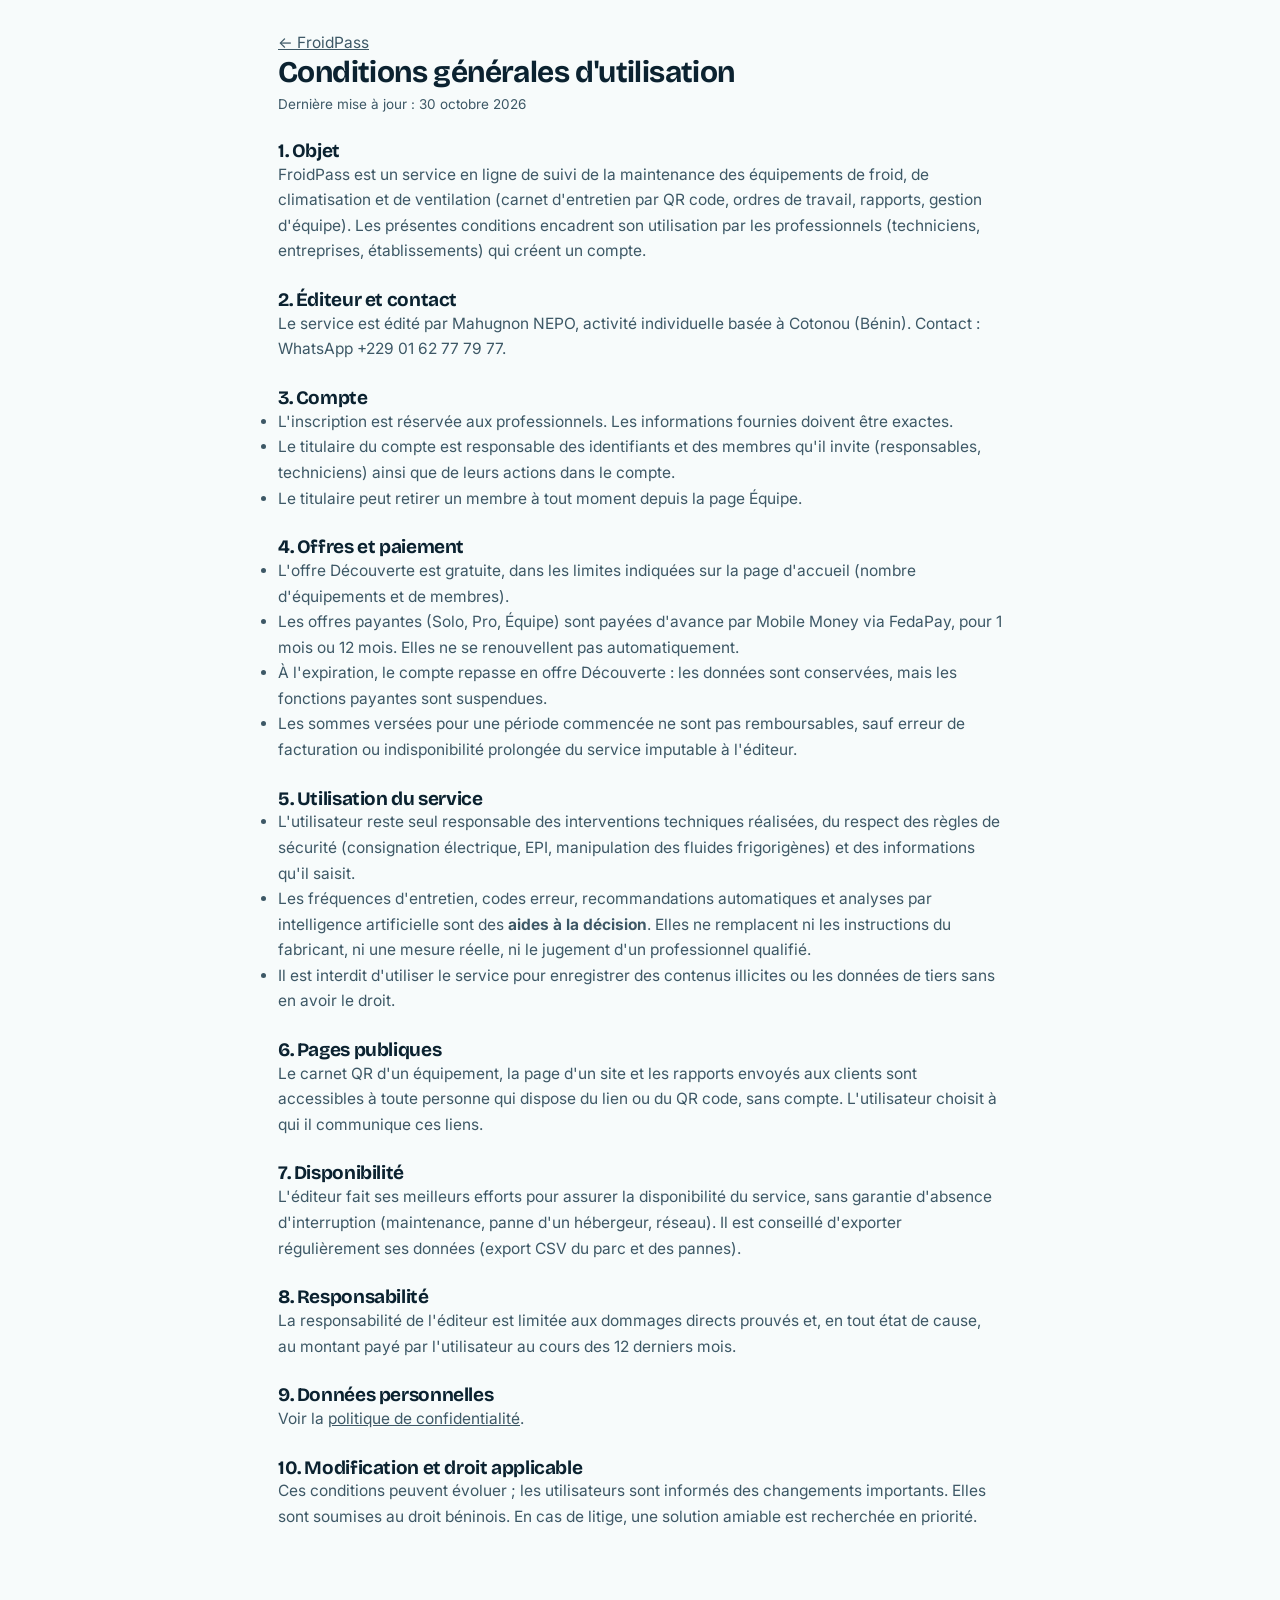
<file: public/cgu.html>
<!DOCTYPE html>
<html lang="fr">
<head>
<meta charset="utf-8">
<meta name="viewport" content="width=device-width, initial-scale=1">
<title>Conditions générales d'utilisation — FroidPass</title>
<link rel="icon" href="icon.svg">
<link href="https://fonts.googleapis.com/css2?family=Bricolage+Grotesque:opsz,wght@12..96,800&family=Inter:wght@400;500;600&display=swap" rel="stylesheet">
<link rel="stylesheet" href="style.css?v=14">
<style>.legal{max-width:760px;margin:30px auto 80px;padding:0 18px;line-height:1.65;font-size:15.5px}.legal h1{font-size:30px;margin-bottom:4px}.legal h2{font-size:19px;margin-top:26px}.legal p,.legal li{color:var(--ink2)}</style>
</head>
<body><div class="legal"><p><a href="/">← FroidPass</a></p>
<h1>Conditions générales d'utilisation</h1>
<p class="m">Dernière mise à jour : 30 octobre 2026</p>

<h2>1. Objet</h2>
<p>FroidPass est un service en ligne de suivi de la maintenance des équipements de froid, de climatisation et de ventilation (carnet d'entretien par QR code, ordres de travail, rapports, gestion d'équipe). Les présentes conditions encadrent son utilisation par les professionnels (techniciens, entreprises, établissements) qui créent un compte.</p>

<h2>2. Éditeur et contact</h2>
<p>Le service est édité par Mahugnon NEPO, activité individuelle basée à Cotonou (Bénin). Contact : WhatsApp +229 01 62 77 79 77.</p>

<h2>3. Compte</h2>
<ul><li>L'inscription est réservée aux professionnels. Les informations fournies doivent être exactes.</li>
<li>Le titulaire du compte est responsable des identifiants et des membres qu'il invite (responsables, techniciens) ainsi que de leurs actions dans le compte.</li>
<li>Le titulaire peut retirer un membre à tout moment depuis la page Équipe.</li></ul>

<h2>4. Offres et paiement</h2>
<ul><li>L'offre Découverte est gratuite, dans les limites indiquées sur la page d'accueil (nombre d'équipements et de membres).</li>
<li>Les offres payantes (Solo, Pro, Équipe) sont payées d'avance par Mobile Money via FedaPay, pour 1 mois ou 12 mois. Elles ne se renouvellent pas automatiquement.</li>
<li>À l'expiration, le compte repasse en offre Découverte : les données sont conservées, mais les fonctions payantes sont suspendues.</li>
<li>Les sommes versées pour une période commencée ne sont pas remboursables, sauf erreur de facturation ou indisponibilité prolongée du service imputable à l'éditeur.</li></ul>

<h2>5. Utilisation du service</h2>
<ul><li>L'utilisateur reste seul responsable des interventions techniques réalisées, du respect des règles de sécurité (consignation électrique, EPI, manipulation des fluides frigorigènes) et des informations qu'il saisit.</li>
<li>Les fréquences d'entretien, codes erreur, recommandations automatiques et analyses par intelligence artificielle sont des <b>aides à la décision</b>. Elles ne remplacent ni les instructions du fabricant, ni une mesure réelle, ni le jugement d'un professionnel qualifié.</li>
<li>Il est interdit d'utiliser le service pour enregistrer des contenus illicites ou les données de tiers sans en avoir le droit.</li></ul>

<h2>6. Pages publiques</h2>
<p>Le carnet QR d'un équipement, la page d'un site et les rapports envoyés aux clients sont accessibles à toute personne qui dispose du lien ou du QR code, sans compte. L'utilisateur choisit à qui il communique ces liens.</p>

<h2>7. Disponibilité</h2>
<p>L'éditeur fait ses meilleurs efforts pour assurer la disponibilité du service, sans garantie d'absence d'interruption (maintenance, panne d'un hébergeur, réseau). Il est conseillé d'exporter régulièrement ses données (export CSV du parc et des pannes).</p>

<h2>8. Responsabilité</h2>
<p>La responsabilité de l'éditeur est limitée aux dommages directs prouvés et, en tout état de cause, au montant payé par l'utilisateur au cours des 12 derniers mois.</p>

<h2>9. Données personnelles</h2>
<p>Voir la <a href="/confidentialite">politique de confidentialité</a>.</p>

<h2>10. Modification et droit applicable</h2>
<p>Ces conditions peuvent évoluer ; les utilisateurs sont informés des changements importants. Elles sont soumises au droit béninois. En cas de litige, une solution amiable est recherchée en priorité.</p>
</div></body></html>
</file>
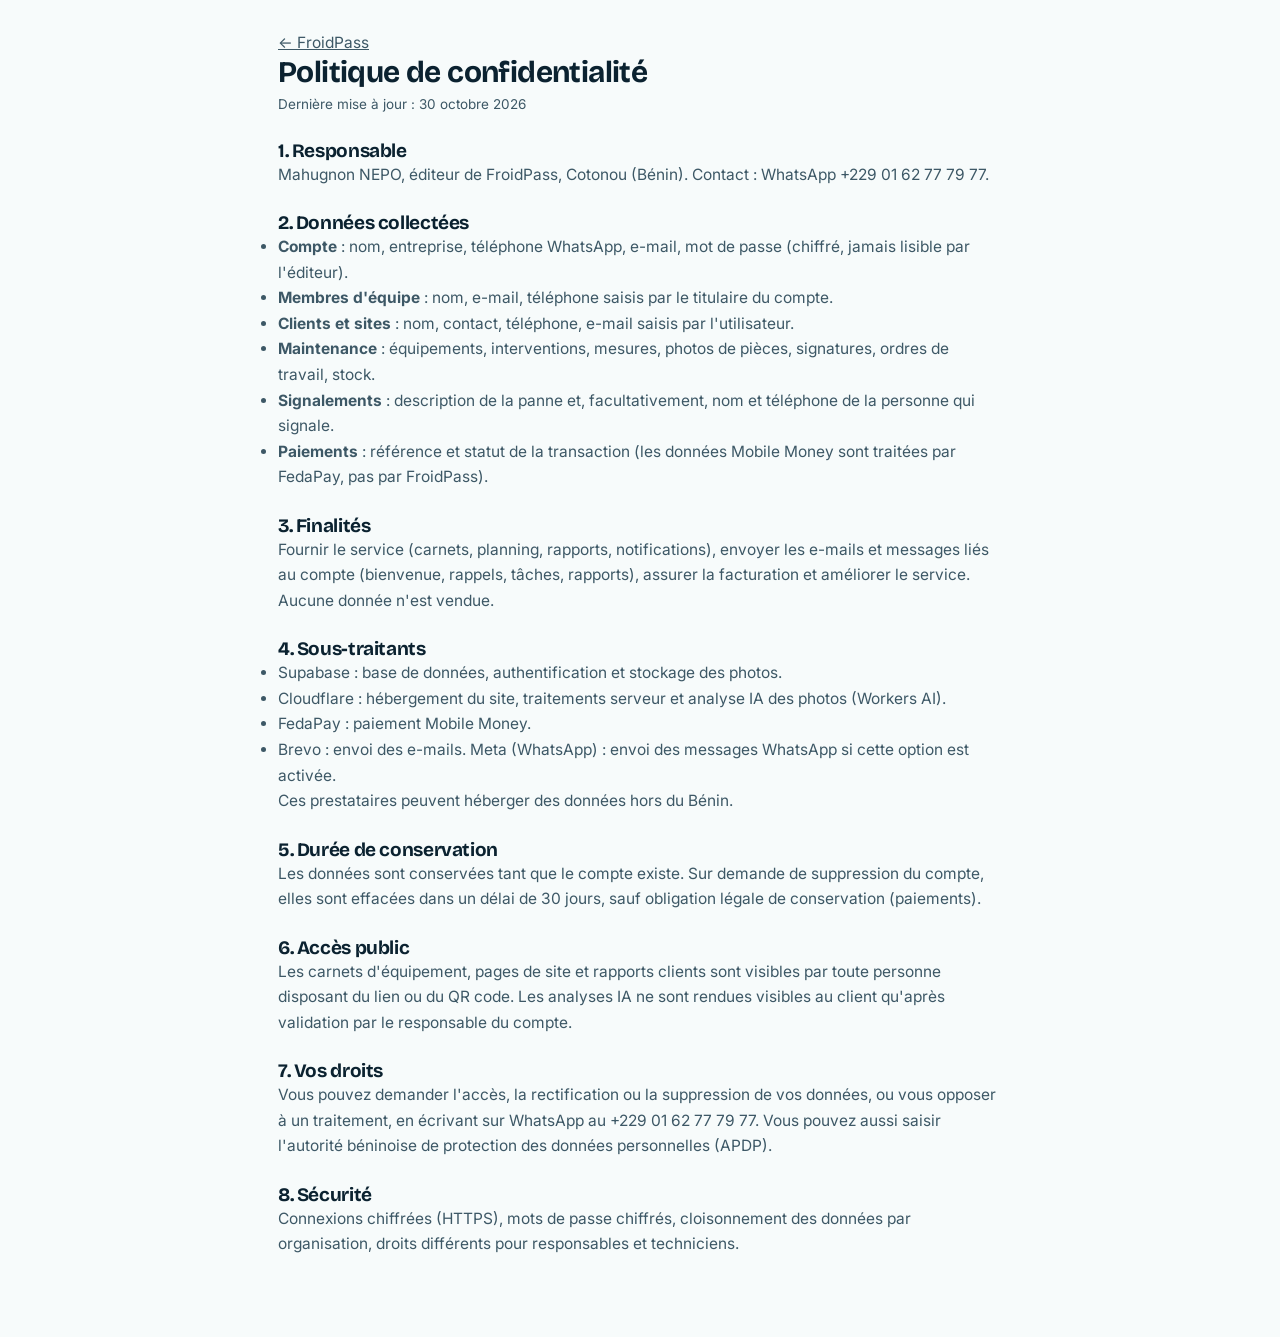
<file: public/confidentialite.html>
<!DOCTYPE html>
<html lang="fr">
<head>
<meta charset="utf-8">
<meta name="viewport" content="width=device-width, initial-scale=1">
<title>Politique de confidentialité — FroidPass</title>
<link rel="icon" href="icon.svg">
<link href="https://fonts.googleapis.com/css2?family=Bricolage+Grotesque:opsz,wght@12..96,800&family=Inter:wght@400;500;600&display=swap" rel="stylesheet">
<link rel="stylesheet" href="style.css?v=14">
<style>.legal{max-width:760px;margin:30px auto 80px;padding:0 18px;line-height:1.65;font-size:15.5px}.legal h1{font-size:30px;margin-bottom:4px}.legal h2{font-size:19px;margin-top:26px}.legal p,.legal li{color:var(--ink2)}</style>
</head>
<body><div class="legal"><p><a href="/">← FroidPass</a></p>
<h1>Politique de confidentialité</h1>
<p class="m">Dernière mise à jour : 30 octobre 2026</p>

<h2>1. Responsable</h2>
<p>Mahugnon NEPO, éditeur de FroidPass, Cotonou (Bénin). Contact : WhatsApp +229 01 62 77 79 77.</p>

<h2>2. Données collectées</h2>
<ul><li><b>Compte</b> : nom, entreprise, téléphone WhatsApp, e-mail, mot de passe (chiffré, jamais lisible par l'éditeur).</li>
<li><b>Membres d'équipe</b> : nom, e-mail, téléphone saisis par le titulaire du compte.</li>
<li><b>Clients et sites</b> : nom, contact, téléphone, e-mail saisis par l'utilisateur.</li>
<li><b>Maintenance</b> : équipements, interventions, mesures, photos de pièces, signatures, ordres de travail, stock.</li>
<li><b>Signalements</b> : description de la panne et, facultativement, nom et téléphone de la personne qui signale.</li>
<li><b>Paiements</b> : référence et statut de la transaction (les données Mobile Money sont traitées par FedaPay, pas par FroidPass).</li></ul>

<h2>3. Finalités</h2>
<p>Fournir le service (carnets, planning, rapports, notifications), envoyer les e-mails et messages liés au compte (bienvenue, rappels, tâches, rapports), assurer la facturation et améliorer le service. Aucune donnée n'est vendue.</p>

<h2>4. Sous-traitants</h2>
<ul><li>Supabase : base de données, authentification et stockage des photos.</li>
<li>Cloudflare : hébergement du site, traitements serveur et analyse IA des photos (Workers AI).</li>
<li>FedaPay : paiement Mobile Money.</li>
<li>Brevo : envoi des e-mails. Meta (WhatsApp) : envoi des messages WhatsApp si cette option est activée.</li></ul>
<p>Ces prestataires peuvent héberger des données hors du Bénin.</p>

<h2>5. Durée de conservation</h2>
<p>Les données sont conservées tant que le compte existe. Sur demande de suppression du compte, elles sont effacées dans un délai de 30 jours, sauf obligation légale de conservation (paiements).</p>

<h2>6. Accès public</h2>
<p>Les carnets d'équipement, pages de site et rapports clients sont visibles par toute personne disposant du lien ou du QR code. Les analyses IA ne sont rendues visibles au client qu'après validation par le responsable du compte.</p>

<h2>7. Vos droits</h2>
<p>Vous pouvez demander l'accès, la rectification ou la suppression de vos données, ou vous opposer à un traitement, en écrivant sur WhatsApp au +229 01 62 77 79 77. Vous pouvez aussi saisir l'autorité béninoise de protection des données personnelles (APDP).</p>

<h2>8. Sécurité</h2>
<p>Connexions chiffrées (HTTPS), mots de passe chiffrés, cloisonnement des données par organisation, droits différents pour responsables et techniciens.</p>
</div></body></html>
</file>
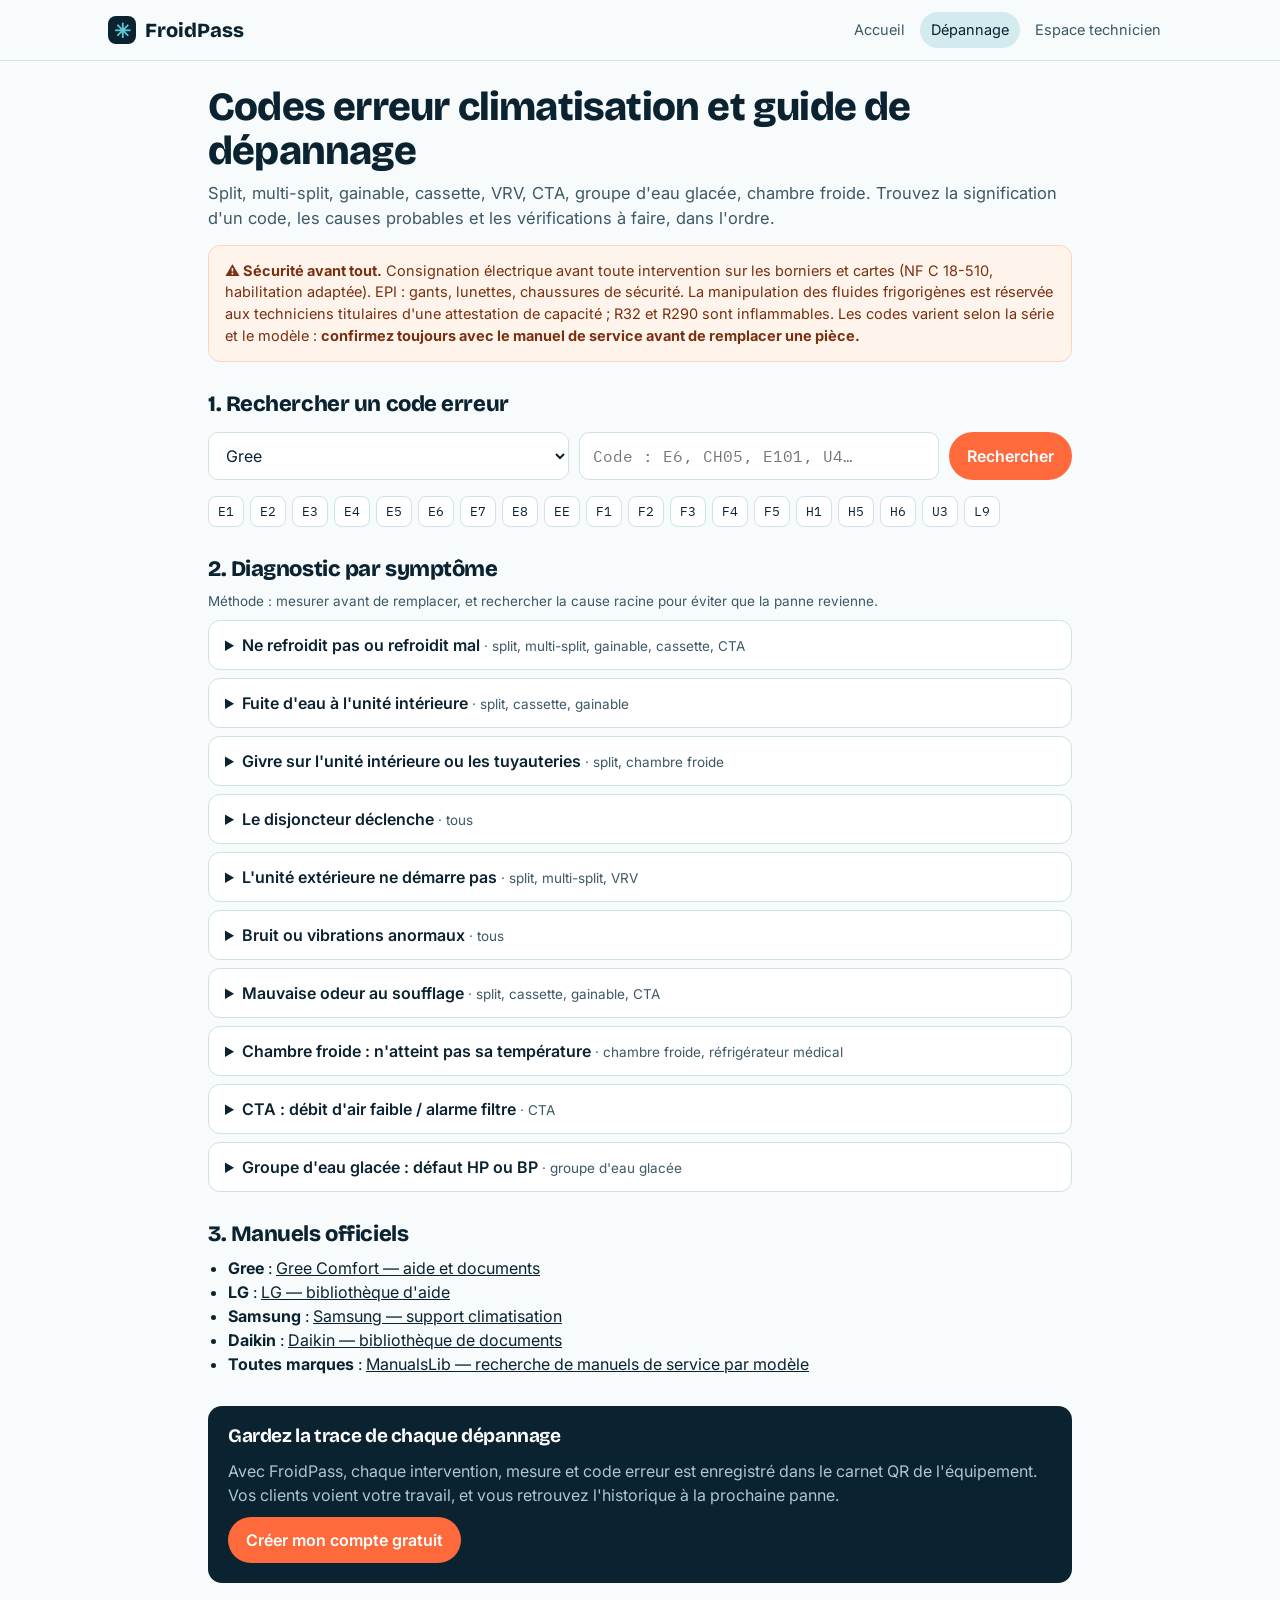
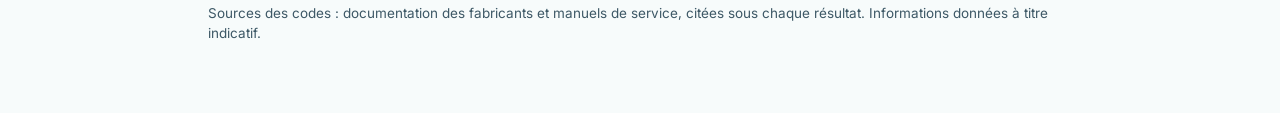
<file: public/depannage.html>
<!DOCTYPE html>
<html lang="fr">
<head>
<meta charset="utf-8">
<meta name="viewport" content="width=device-width, initial-scale=1">
<title>Codes erreur climatisation et dépannage : Gree, LG, Samsung, Daikin, Midea — FroidPass</title>
<meta name="description" content="Signification des codes erreur de climatiseurs Gree, LG, Samsung, Daikin et Midea (E1, E6, CH05, E101, U4…), causes probables, vérifications à faire et diagnostic par symptôme pour split, multi-split, gainable, cassette, CTA, chambre froide.">
<link rel="canonical" href="https://froidpasss.mahugnonmorel.workers.dev/depannage">
<meta property="og:title" content="Codes erreur climatisation et guide de dépannage — FroidPass">
<meta property="og:description" content="Gree, LG, Samsung, Daikin, Midea : signification des codes, causes, vérifications, diagnostic par symptôme.">
<meta property="og:image" content="https://froidpasss.mahugnonmorel.workers.dev/og.png">
<meta name="twitter:card" content="summary_large_image">
<link rel="icon" href="icon.svg">
<link rel="preconnect" href="https://fonts.googleapis.com">
<link href="https://fonts.googleapis.com/css2?family=Bricolage+Grotesque:opsz,wght@12..96,700;12..96,800&family=IBM+Plex+Mono:wght@400;600&family=Inter:wght@400;500;600&display=swap" rel="stylesheet">
<link rel="stylesheet" href="style.css?v=4">
<script src="depannage-data.js?v=1x"></script>
<style>
.dp{max-width:900px;margin:0 auto;padding:24px 18px 70px}
.dp h1{font-size:clamp(28px,4.5vw,40px);font-weight:800;margin-bottom:8px}
.dp h2{font-size:22px;font-weight:800;margin:30px 0 10px}
.search{display:grid;grid-template-columns:1fr 1fr auto;gap:10px;margin:16px 0}
@media(max-width:620px){.search{grid-template-columns:1fr}}
.res{background:#fff;border:1px solid var(--line);border-left:5px solid var(--heat);border-radius:12px;padding:18px 20px;margin:12px 0}
.res h3{font-size:20px;margin-bottom:6px}
.res ol,.res ul{padding-left:20px;margin:6px 0 10px}.res li{margin:4px 0;color:#24404d}
.tag{display:inline-block;font-size:12.5px;font-weight:600;background:var(--ice);border-radius:999px;padding:3px 10px;margin:2px 4px 2px 0}
.warn{background:#fff4ec;border:1px solid #ffd3bf;color:#7a2f0e;border-radius:12px;padding:14px 16px;margin:14px 0;font-size:14.5px}
details.sy{background:#fff;border:1px solid var(--line);border-radius:12px;padding:12px 16px;margin:8px 0}
details.sy summary{cursor:pointer;font-weight:600}
.codes{display:flex;flex-wrap:wrap;gap:6px;margin:8px 0}
.codes button{border:1.5px solid var(--line);background:#fff;border-radius:8px;padding:5px 9px;cursor:pointer;font-family:"IBM Plex Mono";font-size:13px}
.codes button:hover{border-color:var(--teal)}
</style>
</head>
<body>
<nav class="top noprint"><div class="wrap">
  <a class="logo" href="/"><i>✳</i>FroidPass</a>
  <div class="menu"><a href="/">Accueil</a><a href="/depannage" class="cur">Dépannage</a><a href="app.html">Espace technicien</a></div>
</div></nav>
<div class="dp">
  <h1>Codes erreur climatisation et guide de dépannage</h1>
  <p class="m" style="font-size:16.5px">Split, multi-split, gainable, cassette, VRV, CTA, groupe d'eau glacée, chambre froide. Trouvez la signification d'un code, les causes probables et les vérifications à faire, dans l'ordre.</p>

  <div class="warn"><b>⚠ Sécurité avant tout.</b> Consignation électrique avant toute intervention sur les borniers et cartes (NF C 18-510, habilitation adaptée). EPI : gants, lunettes, chaussures de sécurité. La manipulation des fluides frigorigènes est réservée aux techniciens titulaires d'une attestation de capacité ; R32 et R290 sont inflammables. Les codes varient selon la série et le modèle : <b>confirmez toujours avec le manuel de service avant de remplacer une pièce.</b></div>

  <h2>1. Rechercher un code erreur</h2>
  <div class="search">
    <select class="field" id="marque"></select>
    <input class="field mono" id="code" placeholder="Code : E6, CH05, E101, U4…" autocomplete="off">
    <button class="btn btn-hot" id="go">Rechercher</button>
  </div>
  <div class="codes" id="liste"></div>
  <div id="resultat"></div>

  <h2>2. Diagnostic par symptôme</h2>
  <p class="m">Méthode : mesurer avant de remplacer, et rechercher la cause racine pour éviter que la panne revienne.</p>
  <div id="symptomes"></div>

  <h2>3. Manuels officiels</h2>
  <ul id="manuels" style="padding-left:20px"></ul>

  <div class="panel" style="background:var(--ink);color:#eaf7f9;border:0;margin-top:30px">
    <h3 style="color:#fff">Gardez la trace de chaque dépannage</h3>
    <p style="color:#a9c9d0">Avec FroidPass, chaque intervention, mesure et code erreur est enregistré dans le carnet QR de l'équipement. Vos clients voient votre travail, et vous retrouvez l'historique à la prochaine panne.</p>
    <a class="btn btn-hot" style="margin-top:10px" href="app.html#inscription">Créer mon compte gratuit</a>
  </div>
  <p class="m" style="margin-top:20px">Sources des codes : documentation des fabricants et manuels de service, citées sous chaque résultat. Informations données à titre indicatif.</p>
</div>
<script>
const esc = s => String(s ?? "").replace(/[&<>"']/g, m => ({"&":"&amp;","<":"&lt;",">":"&gt;",'"':"&quot;","'":"&#39;"}[m]));
const $m = document.getElementById("marque"), $c = document.getElementById("code"), $r = document.getElementById("resultat");
$m.innerHTML = Object.keys(MARQUES).map(k => `<option>${k}</option>`).join("") + `<option value="*">Toutes les marques</option>`;
function liste() {
  const k = $m.value;
  document.getElementById("liste").innerHTML = k === "*" ? "" : Object.keys(MARQUES[k].codes).map(c => `<button data-c="${c}">${c}</button>`).join("");
}
function fiche(marque, code) {
  const M = MARQUES[marque], d = M.codes[code], F = FAMILLES[d[1]];
  return `<div class="res"><h3>${esc(marque)} ${esc(code)} — ${esc(d[0])}</h3>
    <span class="tag">${esc(F.nom)}</span><span class="tag">Intervention : ${esc(F.niveau)}</span>
    ${M.note ? `<p class="m" style="margin-top:8px">ℹ ${esc(M.note)}</p>` : ""}
    <p style="margin-top:10px"><b>Causes probables</b> (de la plus fréquente à la moins fréquente)</p><ul>${F.causes.map(x => `<li>${esc(x)}</li>`).join("")}</ul>
    <p><b>Vérifications, dans l'ordre</b></p><ol>${F.verifs.map(x => `<li>${esc(x)}</li>`).join("")}</ol>
    <p><b>Cause racine</b> : ${esc(F.racine)}</p>
    <p class="m" style="margin-top:8px">Source : ${M.src.map(s => `<a href="${s.u}" target="_blank" rel="noopener">${esc(s.t)}</a>`).join(" · ")}</p></div>`;
}
function chercher() {
  const code = $c.value.trim().toUpperCase().replace(/\s/g, ""), k = $m.value;
  if (!code) { $r.innerHTML = ""; return; }
  const marques = k === "*" ? Object.keys(MARQUES) : [k];
  const hits = marques.filter(m => MARQUES[m].codes[code]);
  $r.innerHTML = hits.length ? hits.map(m => fiche(m, code)).join("") + (hits.length > 1 ? `<p class="m">Le même code a une signification différente selon la marque : vérifiez la marque de l'appareil.</p>` : "")
    : `<div class="res" style="border-left-color:var(--mute)"><h3>Code ${esc(code)} non trouvé ${k === "*" ? "" : "pour " + esc(k)}</h3><p class="m">Ce code n'est pas encore dans la base, ou il est propre à ce modèle. Consultez le manuel de service (section 3) et utilisez le diagnostic par symptôme ci-dessous.</p></div>`;
  try { history.replaceState(null, "", `?marque=${encodeURIComponent(k)}&code=${encodeURIComponent(code)}`); } catch {}
}
$m.onchange = () => { liste(); if ($c.value) chercher(); };
document.getElementById("go").onclick = chercher;
$c.onkeydown = e => { if (e.key === "Enter") chercher(); };
document.getElementById("liste").onclick = e => { const b = e.target.closest("[data-c]"); if (b) { $c.value = b.dataset.c; chercher(); } };
document.getElementById("symptomes").innerHTML = SYMPTOMES.map(s => `<details class="sy"><summary>${esc(s.t)} <span class="m" style="font-weight:400">· ${s.e.map(esc).join(", ")}</span></summary>
  <p style="margin-top:10px"><b>À mesurer d'abord</b></p><ul style="padding-left:20px">${s.m.map(x => `<li>${esc(x)}</li>`).join("")}</ul>
  <p style="margin-top:8px"><b>Causes probables</b></p><ol style="padding-left:20px">${s.c.map(x => `<li>${esc(x)}</li>`).join("")}</ol></details>`).join("");
document.getElementById("manuels").innerHTML = MANUELS.map(x => `<li><b>${esc(x.m)}</b> : <a href="${x.u}" target="_blank" rel="noopener">${esc(x.t)}</a></li>`).join("");
const q = new URLSearchParams(location.search);
if (q.get("marque") && (MARQUES[q.get("marque")] || q.get("marque") === "*")) $m.value = q.get("marque");
liste();
if (q.get("code")) { $c.value = q.get("code"); chercher(); }
</script>
</body>
</html>
</file>
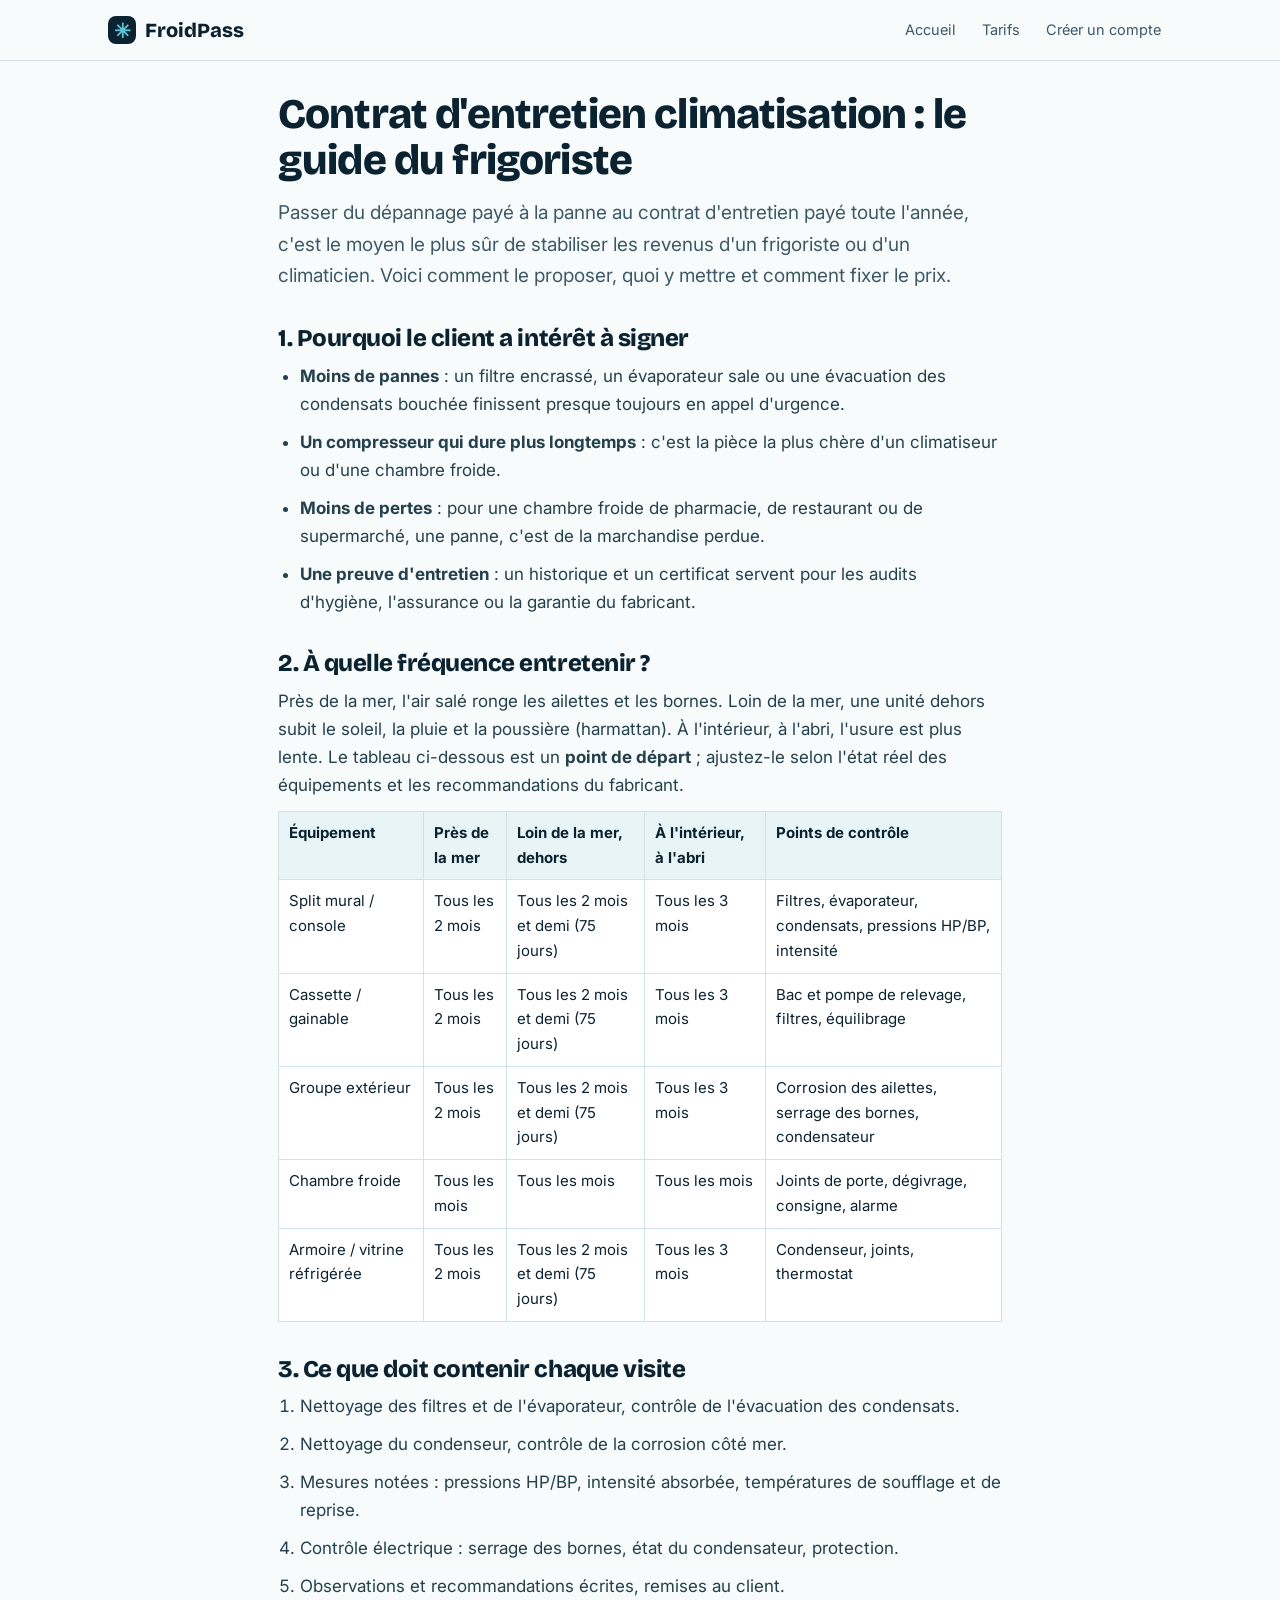
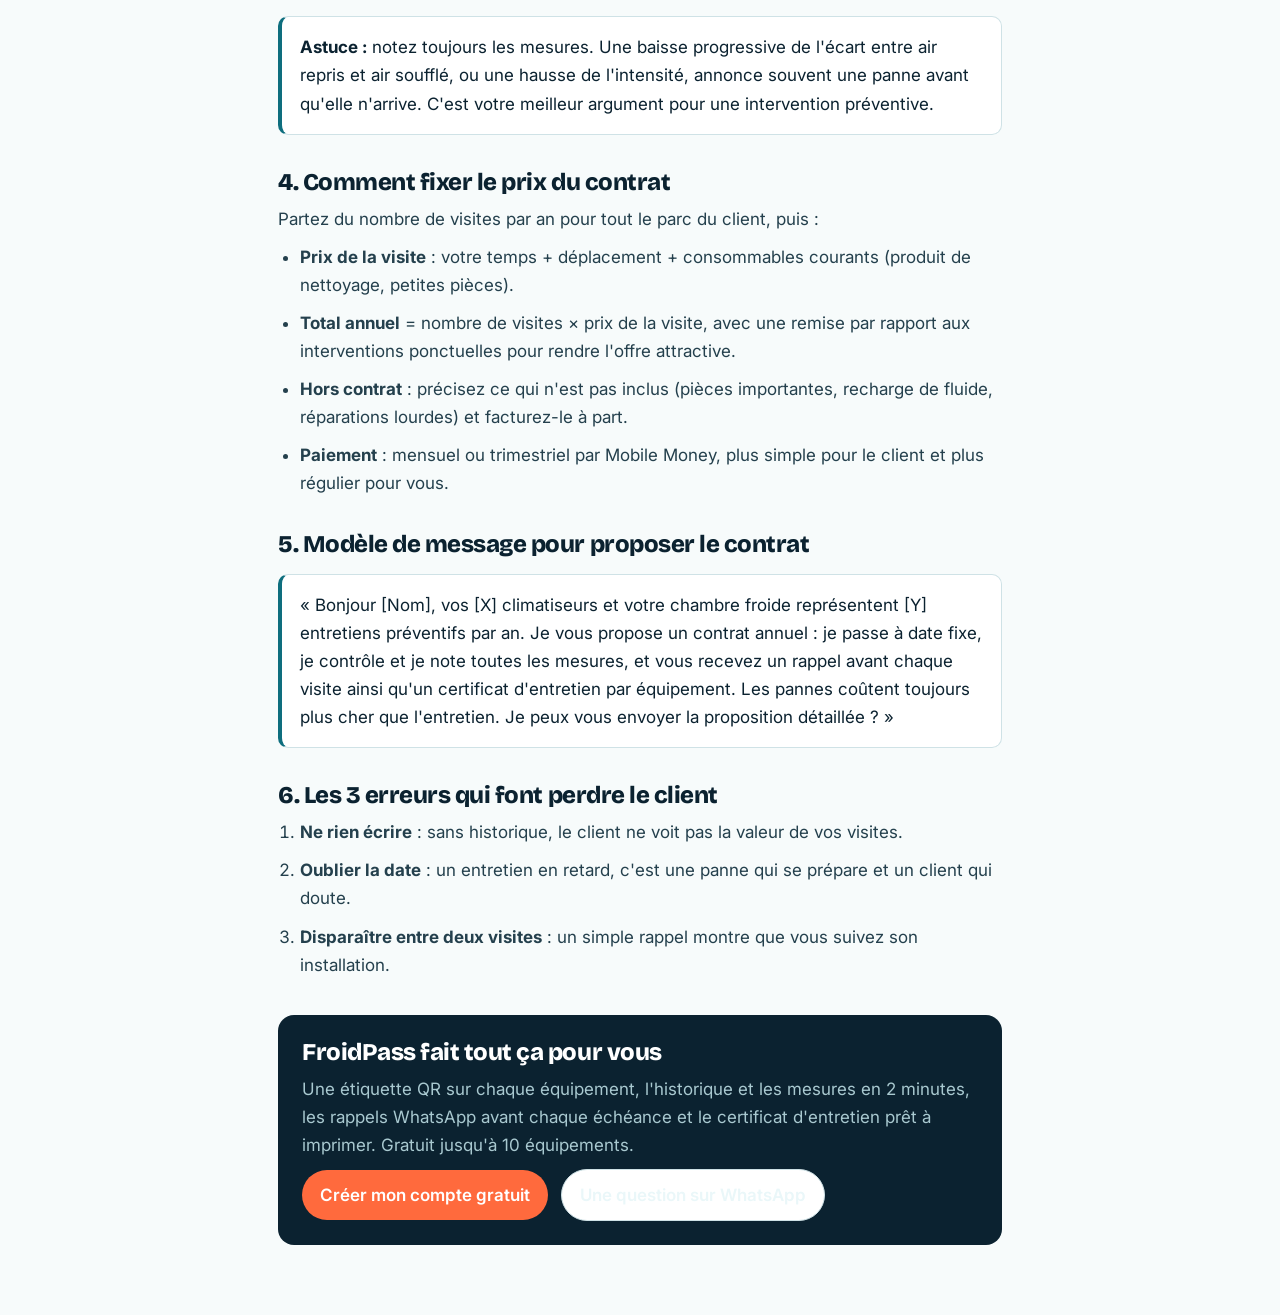
<file: public/guide-contrat-entretien-climatisation.html>
<!DOCTYPE html>
<html lang="fr">
<head>
<meta charset="utf-8">
<meta name="viewport" content="width=device-width, initial-scale=1">
<title>Contrat d'entretien climatisation : le guide du frigoriste au Bénin — FroidPass</title>
<meta name="description" content="Comment proposer et vendre un contrat d'entretien annuel de climatisation et de chambre froide à vos clients au Bénin : fréquences près de la mer, contenu d'une visite, prix, modèle de proposition.">
<link rel="canonical" href="https://froidpasss.mahugnonmorel.workers.dev/guide-contrat-entretien-climatisation">
<meta property="og:type" content="article">
<meta property="og:title" content="Contrat d'entretien climatisation : le guide du frigoriste">
<meta property="og:description" content="Fréquences d'entretien près de la mer, contenu d'une visite, fixer son prix, modèle de proposition à envoyer au client.">
<meta property="og:image" content="https://froidpasss.mahugnonmorel.workers.dev/og.png">
<meta property="og:url" content="https://froidpasss.mahugnonmorel.workers.dev/guide-contrat-entretien-climatisation">
<meta name="twitter:card" content="summary_large_image">
<link rel="icon" href="icon.svg">
<link rel="preconnect" href="https://fonts.googleapis.com">
<link href="https://fonts.googleapis.com/css2?family=Bricolage+Grotesque:opsz,wght@12..96,700;12..96,800&family=Inter:wght@400;500;600&display=swap" rel="stylesheet">
<link rel="stylesheet" href="style.css?v=3">
<style>
article{max-width:760px;margin:0 auto;padding:30px 18px 70px;font-size:17px;line-height:1.65}
article h1{font-size:clamp(30px,5vw,42px);font-weight:800;margin-bottom:14px}
article h2{font-size:24px;font-weight:800;margin:34px 0 10px}
article p,article li{color:#24404d;margin-bottom:10px}
article ul,article ol{padding-left:22px;margin-bottom:12px}
article table{width:100%;border-collapse:collapse;margin:12px 0;font-size:15px;background:#fff}
article th,article td{border:1px solid var(--line);padding:9px 10px;text-align:left;vertical-align:top}
article th{background:var(--ice)}
.lead{font-size:19px;color:var(--ink2)}
.box{background:#fff;border:1px solid var(--line);border-left:4px solid var(--teal);border-radius:10px;padding:16px 18px;margin:16px 0}
.cta{background:var(--ink);color:#eaf7f9;border-radius:16px;padding:24px;margin-top:36px}
.cta p{color:#a9c9d0}
</style>
</head>
<body>
<nav class="top"><div class="wrap">
  <a class="logo" href="/"><i>✳</i>FroidPass</a>
  <div class="menu"><a href="/">Accueil</a><a href="/#tarifs">Tarifs</a><a href="app.html#inscription">Créer un compte</a></div>
</div></nav>
<article>
  <h1>Contrat d'entretien climatisation : le guide du frigoriste</h1>
  <p class="lead">Passer du dépannage payé à la panne au contrat d'entretien payé toute l'année, c'est le moyen le plus sûr de stabiliser les revenus d'un frigoriste ou d'un climaticien. Voici comment le proposer, quoi y mettre et comment fixer le prix.</p>

  <h2>1. Pourquoi le client a intérêt à signer</h2>
  <ul>
    <li><b>Moins de pannes</b> : un filtre encrassé, un évaporateur sale ou une évacuation des condensats bouchée finissent presque toujours en appel d'urgence.</li>
    <li><b>Un compresseur qui dure plus longtemps</b> : c'est la pièce la plus chère d'un climatiseur ou d'une chambre froide.</li>
    <li><b>Moins de pertes</b> : pour une chambre froide de pharmacie, de restaurant ou de supermarché, une panne, c'est de la marchandise perdue.</li>
    <li><b>Une preuve d'entretien</b> : un historique et un certificat servent pour les audits d'hygiène, l'assurance ou la garantie du fabricant.</li>
  </ul>

  <h2>2. À quelle fréquence entretenir ?</h2>
  <p>Près de la mer, l'air salé ronge les ailettes et les bornes. Loin de la mer, une unité dehors subit le soleil, la pluie et la poussière (harmattan). À l'intérieur, à l'abri, l'usure est plus lente. Le tableau ci-dessous est un <b>point de départ</b> ; ajustez-le selon l'état réel des équipements et les recommandations du fabricant.</p>
  <table>
    <tr><th>Équipement</th><th>Près de la mer</th><th>Loin de la mer, dehors</th><th>À l'intérieur, à l'abri</th><th>Points de contrôle</th></tr>
    <tr><td>Split mural / console</td><td>Tous les 2 mois</td><td>Tous les 2 mois et demi (75 jours)</td><td>Tous les 3 mois</td><td>Filtres, évaporateur, condensats, pressions HP/BP, intensité</td></tr>
    <tr><td>Cassette / gainable</td><td>Tous les 2 mois</td><td>Tous les 2 mois et demi (75 jours)</td><td>Tous les 3 mois</td><td>Bac et pompe de relevage, filtres, équilibrage</td></tr>
    <tr><td>Groupe extérieur</td><td>Tous les 2 mois</td><td>Tous les 2 mois et demi (75 jours)</td><td>Tous les 3 mois</td><td>Corrosion des ailettes, serrage des bornes, condensateur</td></tr>
    <tr><td>Chambre froide</td><td>Tous les mois</td><td>Tous les mois</td><td>Tous les mois</td><td>Joints de porte, dégivrage, consigne, alarme</td></tr>
    <tr><td>Armoire / vitrine réfrigérée</td><td>Tous les 2 mois</td><td>Tous les 2 mois et demi (75 jours)</td><td>Tous les 3 mois</td><td>Condenseur, joints, thermostat</td></tr>
  </table>

  <h2>3. Ce que doit contenir chaque visite</h2>
  <ol>
    <li>Nettoyage des filtres et de l'évaporateur, contrôle de l'évacuation des condensats.</li>
    <li>Nettoyage du condenseur, contrôle de la corrosion côté mer.</li>
    <li>Mesures notées : pressions HP/BP, intensité absorbée, températures de soufflage et de reprise.</li>
    <li>Contrôle électrique : serrage des bornes, état du condensateur, protection.</li>
    <li>Observations et recommandations écrites, remises au client.</li>
  </ol>
  <div class="box"><b>Astuce :</b> notez toujours les mesures. Une baisse progressive de l'écart entre air repris et air soufflé, ou une hausse de l'intensité, annonce souvent une panne avant qu'elle n'arrive. C'est votre meilleur argument pour une intervention préventive.</div>

  <h2>4. Comment fixer le prix du contrat</h2>
  <p>Partez du nombre de visites par an pour tout le parc du client, puis :</p>
  <ul>
    <li><b>Prix de la visite</b> : votre temps + déplacement + consommables courants (produit de nettoyage, petites pièces).</li>
    <li><b>Total annuel</b> = nombre de visites × prix de la visite, avec une remise par rapport aux interventions ponctuelles pour rendre l'offre attractive.</li>
    <li><b>Hors contrat</b> : précisez ce qui n'est pas inclus (pièces importantes, recharge de fluide, réparations lourdes) et facturez-le à part.</li>
    <li><b>Paiement</b> : mensuel ou trimestriel par Mobile Money, plus simple pour le client et plus régulier pour vous.</li>
  </ul>

  <h2>5. Modèle de message pour proposer le contrat</h2>
  <div class="box">« Bonjour [Nom], vos [X] climatiseurs et votre chambre froide représentent [Y] entretiens préventifs par an. Je vous propose un contrat annuel : je passe à date fixe, je contrôle et je note toutes les mesures, et vous recevez un rappel avant chaque visite ainsi qu'un certificat d'entretien par équipement. Les pannes coûtent toujours plus cher que l'entretien. Je peux vous envoyer la proposition détaillée ? »</div>

  <h2>6. Les 3 erreurs qui font perdre le client</h2>
  <ol>
    <li><b>Ne rien écrire</b> : sans historique, le client ne voit pas la valeur de vos visites.</li>
    <li><b>Oublier la date</b> : un entretien en retard, c'est une panne qui se prépare et un client qui doute.</li>
    <li><b>Disparaître entre deux visites</b> : un simple rappel montre que vous suivez son installation.</li>
  </ol>

  <div class="cta">
    <h2 style="margin-top:0;color:#fff">FroidPass fait tout ça pour vous</h2>
    <p>Une étiquette QR sur chaque équipement, l'historique et les mesures en 2 minutes, les rappels WhatsApp avant chaque échéance et le certificat d'entretien prêt à imprimer. Gratuit jusqu'à 10 équipements.</p>
    <a class="btn btn-hot" href="app.html#inscription">Créer mon compte gratuit</a>
    <a class="btn btn-ghost" style="margin-left:8px" href="https://wa.me/2290162777977?text=Bonjour%20FroidPass%2C%20je%20veux%20en%20savoir%20plus.">Une question sur WhatsApp</a>
  </div>
</article>
</body>
</html>
</file>
<file: public/style.css>
:root{
  --ink:#0b2230;--ink2:#3d5866;--mute:#7a929e;--ice:#e8f4f6;--ice2:#d3eaee;--paper:#f7fbfb;--line:#cfe2e6;
  --teal:#0e6e7e;--frost:#5fc4d4;--heat:#ff6a3d;--ok:#1f9d6b;--bad:#d64545;--r:14px}
*{box-sizing:border-box;margin:0;padding:0}
body{font-family:Inter,system-ui,sans-serif;color:var(--ink);background:var(--paper);line-height:1.5;font-size:16px}
h1,h2,h3,.disp{font-family:"Bricolage Grotesque",sans-serif;letter-spacing:-.02em;line-height:1.1}
.mono{font-family:"IBM Plex Mono",monospace}
a{color:inherit}button,input,select,textarea{font:inherit;color:inherit}
.wrap{max-width:1100px;margin:0 auto;padding:0 18px}
.btn{display:inline-flex;align-items:center;justify-content:center;gap:8px;border:0;border-radius:999px;padding:11px 18px;font-weight:600;cursor:pointer;text-decoration:none}
.btn:disabled{opacity:.5;cursor:wait}
.btn-hot{background:var(--heat);color:#fff}.btn-teal{background:var(--teal);color:#fff}
.btn-ghost{background:#fff;border:1.5px solid var(--line)}.btn-sm{padding:7px 13px;font-size:14px}
.field{width:100%;padding:11px 13px;border-radius:10px;border:1.5px solid var(--line);background:#fff}
.form{display:grid;grid-template-columns:1fr 1fr;gap:12px}
.form label{font-size:13px;color:var(--ink2);font-weight:500;display:flex;flex-direction:column;gap:5px}
.form .full{grid-column:1/-1}
@media(max-width:620px){.form{grid-template-columns:1fr}}
nav.top{position:sticky;top:0;z-index:20;background:rgba(247,251,251,.92);backdrop-filter:blur(8px);border-bottom:1px solid var(--line)}
nav.top .wrap{display:flex;align-items:center;justify-content:space-between;height:60px;gap:10px}
.logo{display:flex;align-items:center;gap:9px;font-family:"Bricolage Grotesque";font-weight:800;font-size:20px;text-decoration:none}
.logo i{width:28px;height:28px;border-radius:8px;background:var(--ink);display:grid;place-items:center;color:var(--frost);font-style:normal}
.menu{display:flex;gap:4px;flex-wrap:wrap}
.menu a{padding:7px 11px;border-radius:999px;text-decoration:none;font-size:14.5px;color:var(--ink2)}
.menu a.cur{background:var(--ice2);color:var(--ink)}
main{padding:24px 0 80px}
.panel{background:#fff;border:1px solid var(--line);border-radius:var(--r);padding:20px;margin-bottom:16px}
.panel h3{font-size:19px;margin-bottom:12px}
.kpis{display:grid;grid-template-columns:repeat(4,1fr);gap:12px;margin-bottom:16px}
@media(max-width:760px){.kpis{grid-template-columns:1fr 1fr}}
.kpi{background:#fff;border:1px solid var(--line);border-radius:var(--r);padding:16px}
.kpi b{display:block;font-family:"Bricolage Grotesque";font-size:30px;font-weight:800}.kpi span{color:var(--ink2);font-size:14px}
.kpi.alert b{color:var(--bad)}
.grid2{display:grid;grid-template-columns:1.4fr 1fr;gap:16px}@media(max-width:880px){.grid2{grid-template-columns:1fr}}
.row{display:grid;grid-template-columns:auto 1fr auto;gap:12px;align-items:center;padding:12px 4px;border-top:1px solid var(--line);cursor:pointer;text-decoration:none}
.row:hover{background:var(--paper)}
.ic{width:40px;height:40px;border-radius:10px;background:var(--ice);display:grid;place-items:center;font-size:19px}
.t{font-weight:600}.m{font-size:13.5px;color:var(--ink2)}
.pill{display:inline-flex;align-items:center;gap:6px;font-size:12.5px;font-weight:600;padding:4px 10px;border-radius:999px;white-space:nowrap}
.pill::before{content:"";width:7px;height:7px;border-radius:50%;background:currentColor}
.p-ok{background:#e1f5ec;color:var(--ok)}.p-warn{background:#fdf3d9;color:#a77400}.p-bad{background:#fbe4e4;color:var(--bad)}
.hist{border-left:2px solid var(--line);margin-left:8px;padding-left:18px}
.hist .it{position:relative;padding:0 0 16px}
.hist .it::before{content:"";position:absolute;left:-25px;top:6px;width:12px;height:12px;border-radius:50%;background:var(--teal);border:3px solid #fff;box-shadow:0 0 0 1px var(--teal)}
.meas{display:flex;gap:6px;flex-wrap:wrap;margin-top:5px}.meas span{font-family:"IBM Plex Mono";font-size:12.5px;background:var(--ice);padding:2px 8px;border-radius:6px}
.flag{margin-top:7px;font-size:13.5px;padding:8px 10px;border-radius:8px;background:#fff4ec;color:#9a3b12;border:1px solid #ffd3bf}
.ai{background:#f1fafc;border:1.5px dashed var(--frost);border-radius:12px;padding:14px;margin-bottom:14px}
.msgbox{background:#e9fbe9;border:1px solid #bfe8c2;border-radius:12px;padding:14px;font-size:14.5px;white-space:pre-wrap;margin:10px 0}
.modal{position:fixed;inset:0;background:rgba(11,34,48,.55);z-index:50;display:grid;place-items:center;padding:16px;overflow:auto}
.modal .panel{max-width:600px;width:100%;margin:0}
.toast{position:fixed;left:50%;bottom:22px;transform:translateX(-50%) translateY(90px);background:var(--ink);color:#fff;padding:12px 18px;border-radius:999px;font-size:14.5px;transition:transform .25s;z-index:99;max-width:92vw}
.toast.on{transform:translateX(-50%) translateY(0)}
.auth{max-width:420px;margin:40px auto}
.plans{display:grid;grid-template-columns:repeat(3,1fr);gap:12px}@media(max-width:760px){.plans{grid-template-columns:1fr}}
.plan{border:1.5px solid var(--line);border-radius:var(--r);padding:16px;background:#fff}
.plan.hot{border-color:var(--heat);border-width:2.5px}
.plan .amt{font-family:"Bricolage Grotesque";font-size:28px;font-weight:800}
.qr{background:#fff;padding:10px;border-radius:12px;border:1px solid var(--line);display:inline-block}
.cert{background:#fff;border:1px solid var(--line);padding:40px;border-radius:6px;max-width:820px;margin:0 auto}
.cert .ch{display:flex;justify-content:space-between;border-bottom:3px solid var(--ink);padding-bottom:16px;margin-bottom:20px;gap:20px}
.cert table{width:100%;border-collapse:collapse;margin-top:10px;font-size:14px}
.cert th,.cert td{border:1px solid var(--line);padding:7px 9px;text-align:left}.cert th{background:var(--ice)}
.sig{display:flex;justify-content:space-between;margin-top:40px;gap:20px}.sig div{border-top:1px solid var(--ink);padding-top:8px;width:45%;font-size:13px;color:var(--ink2)}
.empty{color:var(--mute);padding:16px 4px}
.label{width:5cm;height:5cm;border:2px solid var(--ink);border-radius:10px;padding:8px;display:inline-flex;flex-direction:column;align-items:center;justify-content:space-between;margin:6px;background:#fff;text-align:center;font-size:9pt;vertical-align:top}
.label b{font-size:10pt}
@media print{
  nav.top,.noprint,.toast{display:none!important}
  body{background:#fff}main{padding:0}.panel{border:0;padding:0}
  .cert{border:0;padding:0;max-width:none}
}
[hidden]{display:none!important}
.tbl{width:100%;border-collapse:collapse;font-size:14px}.tbl th,.tbl td{border-bottom:1px solid var(--line);padding:8px;text-align:left;white-space:nowrap}.tbl th{background:var(--ice);font-weight:600}

/* Photos des pièces */
.ph-grid{display:grid;grid-template-columns:repeat(auto-fill,minmax(120px,1fr));gap:8px;margin-top:8px}
.ph-grid figure{margin:0;break-inside:avoid}
.ph-grid img{width:100%;aspect-ratio:4/3;object-fit:cover;border-radius:8px;border:1px solid var(--line);display:block;background:#eef3f5}
.ph-grid figcaption{font-size:12px;margin-top:4px;line-height:1.35}
.ph-grid .pill{font-size:11px;padding:1px 7px}
.ph-in{display:grid;grid-template-columns:64px minmax(130px,190px) 1fr auto;gap:6px;align-items:center;margin-top:6px}
.ph-in img{width:64px;height:48px;object-fit:cover;border-radius:6px;border:1px solid var(--line)}
@media (max-width:600px){.ph-in{grid-template-columns:56px 1fr auto}.ph-in [data-leg]{grid-column:1/-1}}
@media print{.ph-grid{grid-template-columns:repeat(4,1fr)}.ph-bloc{break-inside:avoid}}

/* Analyse IA des photos */
.ph-grid .ia-btn{margin-top:5px;width:100%;font-size:12px;padding:5px 8px}
.ia-box{border:1px dashed var(--line);border-left:4px solid #e0a43a;border-radius:10px;padding:10px 12px;margin-top:10px;background:#fffaf0;break-inside:avoid}
.ia-box.ok{border-left-color:#1f9d6b;background:#f3fbf7}
.ia-h{display:flex;justify-content:space-between;gap:8px;flex-wrap:wrap;align-items:center;font-size:13.5px}
.ia-t{white-space:pre-line;font-size:13px;line-height:1.5;margin-top:6px}

/* Pannes par équipement */
.pannes-eq{display:grid;grid-template-columns:repeat(4,1fr);gap:8px;margin:0 0 14px}
.pannes-eq div{border:1px solid var(--line);border-radius:10px;padding:8px;text-align:center}
.pannes-eq b{display:block;font-size:20px}
.pannes-eq span{font-size:12px;color:var(--mute)}
.pannes-eq.alerte div:first-child{border-color:var(--bad);background:#fff3f3}
@media(max-width:560px){.pannes-eq{grid-template-columns:1fr 1fr}}

/* Terrain : contrôles, signature, dictée, scan */
.ctl{display:grid;grid-template-columns:1fr auto;gap:6px 10px;align-items:center;padding:6px 0;border-bottom:1px dashed var(--line);font-size:14px}
.ctl .ctl-note{grid-column:1/-1}
.seg{display:inline-flex;border:1px solid var(--line);border-radius:999px;overflow:hidden}
.seg label{cursor:pointer}.seg input{display:none}
.seg i{font-style:normal;display:block;padding:5px 10px;font-size:12.5px}
.seg input:checked+i{background:var(--teal);color:#fff}
.seg label:nth-child(2) input:checked+i{background:var(--bad)}
.seg label:nth-child(3) input:checked+i{background:#8a9aa3}
.ctl-res{display:flex;flex-wrap:wrap;gap:4px;margin-top:6px}.ctl-res .pill{font-size:11.5px}
.sig-pad{width:100%;height:160px;border:1px dashed var(--line);border-radius:10px;background:#fff;touch-action:none}
.sig-img{margin-top:8px}.sig-img img{max-width:220px;max-height:80px;display:block;border-bottom:1px solid var(--line)}
.sig-champ summary{cursor:pointer;list-style:none}
.mic{padding:3px 10px;font-size:12px;margin-left:6px}.mic.on{background:var(--bad);color:#fff}
.scan-box{position:relative;max-width:420px;aspect-ratio:1;border-radius:16px;overflow:hidden;background:#000}
.scan-box video{width:100%;height:100%;object-fit:cover}
.scan-cadre{position:absolute;inset:18%;border:3px solid #fff;border-radius:14px;box-shadow:0 0 0 999px rgba(0,0,0,.35)}
@media(max-width:560px){.ctl{grid-template-columns:1fr}}

/* Barre de navigation mobile */
nav.bas{display:none}
@media(max-width:760px){
  nav.top .menu{display:none!important}
  nav.bas:not([hidden]){display:grid;grid-template-columns:repeat(5,1fr);position:fixed;left:0;right:0;bottom:0;z-index:30;background:#fff;border-top:1px solid var(--line);padding:4px 4px calc(4px + env(safe-area-inset-bottom))}
  nav.bas a{display:flex;flex-direction:column;align-items:center;gap:1px;text-decoration:none;color:var(--ink2);font-size:11px;padding:4px 0;border-radius:10px}
  nav.bas a i{font-style:normal;font-size:20px;line-height:1.1}
  nav.bas a.cur{color:var(--ink);background:var(--ice2)}
  nav.bas a.scan i{background:var(--heat);color:#fff;border-radius:50%;width:42px;height:42px;display:grid;place-items:center;margin-top:-16px;box-shadow:0 4px 12px rgba(0,0,0,.18)}
  body.avec-bas main{padding-bottom:84px}
  body.avec-bas .toast{bottom:84px}
}
@media print{nav.bas{display:none!important}}
.plus-sheet .row{display:block;text-decoration:none;padding:12px 6px}

.toast{opacity:0;pointer-events:none}.toast.on{opacity:1}
.menu a[data-v="scan"]{display:none}
label .mic{display:inline-block;width:auto;justify-self:start;align-self:flex-start;margin:0 0 4px}

/* Bandeau hors connexion */
.bandeau{position:sticky;top:0;z-index:40;background:#fff4e5;border-bottom:1px solid #f0c98a;color:#5a3b00;font-size:13.5px;padding:7px 14px;text-align:center}
.bandeau .btn{padding:3px 10px;font-size:12px;margin-left:6px}

.notif-carte{display:flex;justify-content:space-between;gap:10px;align-items:center;flex-wrap:wrap;border:2px solid var(--heat);background:#fff8f3}
</file>
